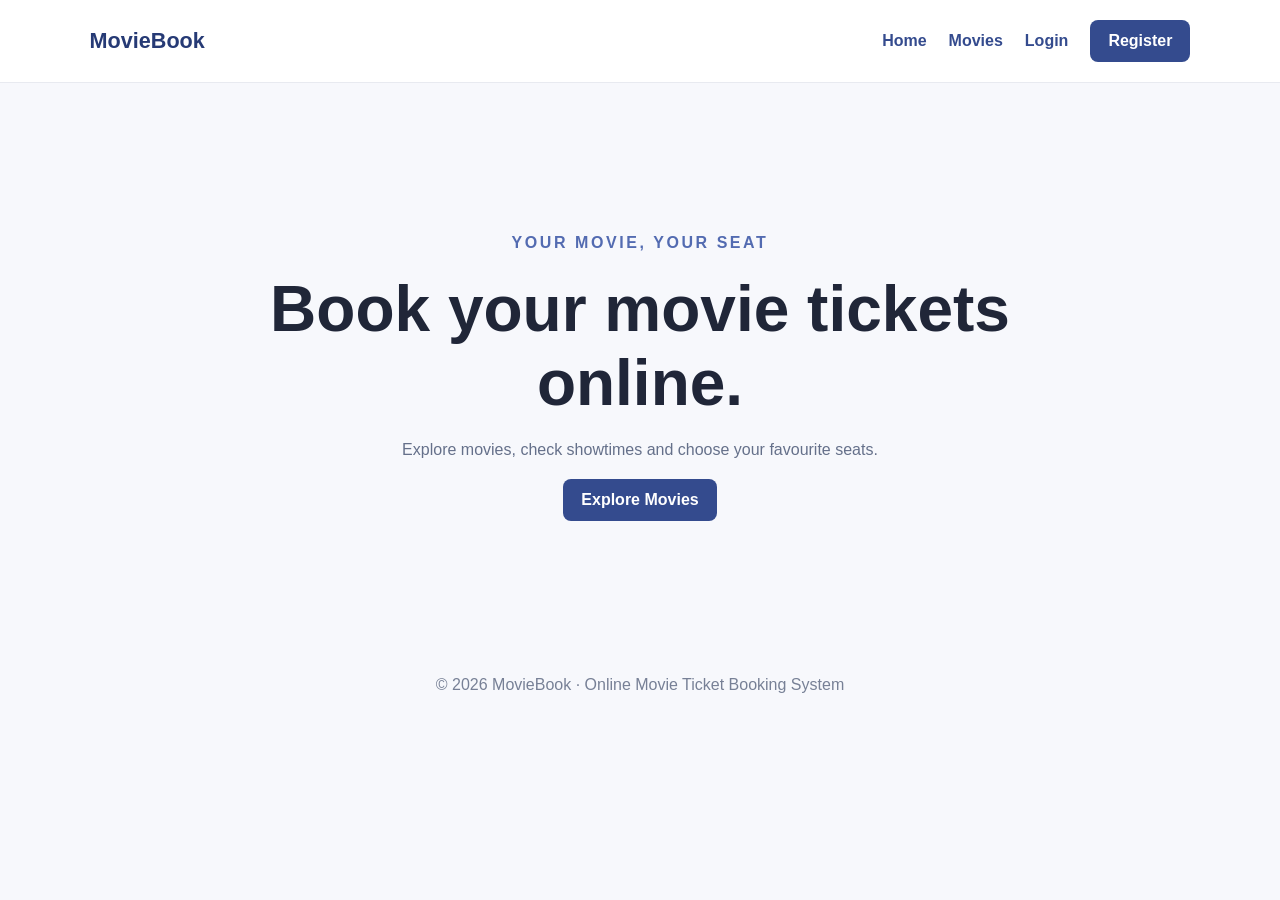
<file: frontend/index.html>
<!DOCTYPE html>
<html lang="en">
<head>
  <meta charset="UTF-8">
  <meta name="viewport" content="width=device-width, initial-scale=1.0">
  <title>Home | MovieBook</title>
  <link rel="stylesheet" href="css/style.css">
</head>
<body>
  <header class="site-header">
    <a class="brand" href="index.html">MovieBook</a>
    <nav>
      <a href="index.html">Home</a>
      <a href="movies.html">Movies</a>
      <span id="auth-nav" class="auth-nav"><a href="login.html">Login</a><a class="nav-button" href="register.html">Register</a></span>
    </nav>
  </header>
  <main class="hero">
    <p class="eyebrow">YOUR MOVIE, YOUR SEAT</p>
    <h1>Book your movie tickets online.</h1>
    <p>Explore movies, check showtimes and choose your favourite seats.</p>
    <a class="primary-button" href="movies.html">Explore Movies</a>
  </main>
  <footer>© 2026 MovieBook · Online Movie Ticket Booking System</footer>
  <script src="js/script.js"></script>
</body>
</html>
</file>
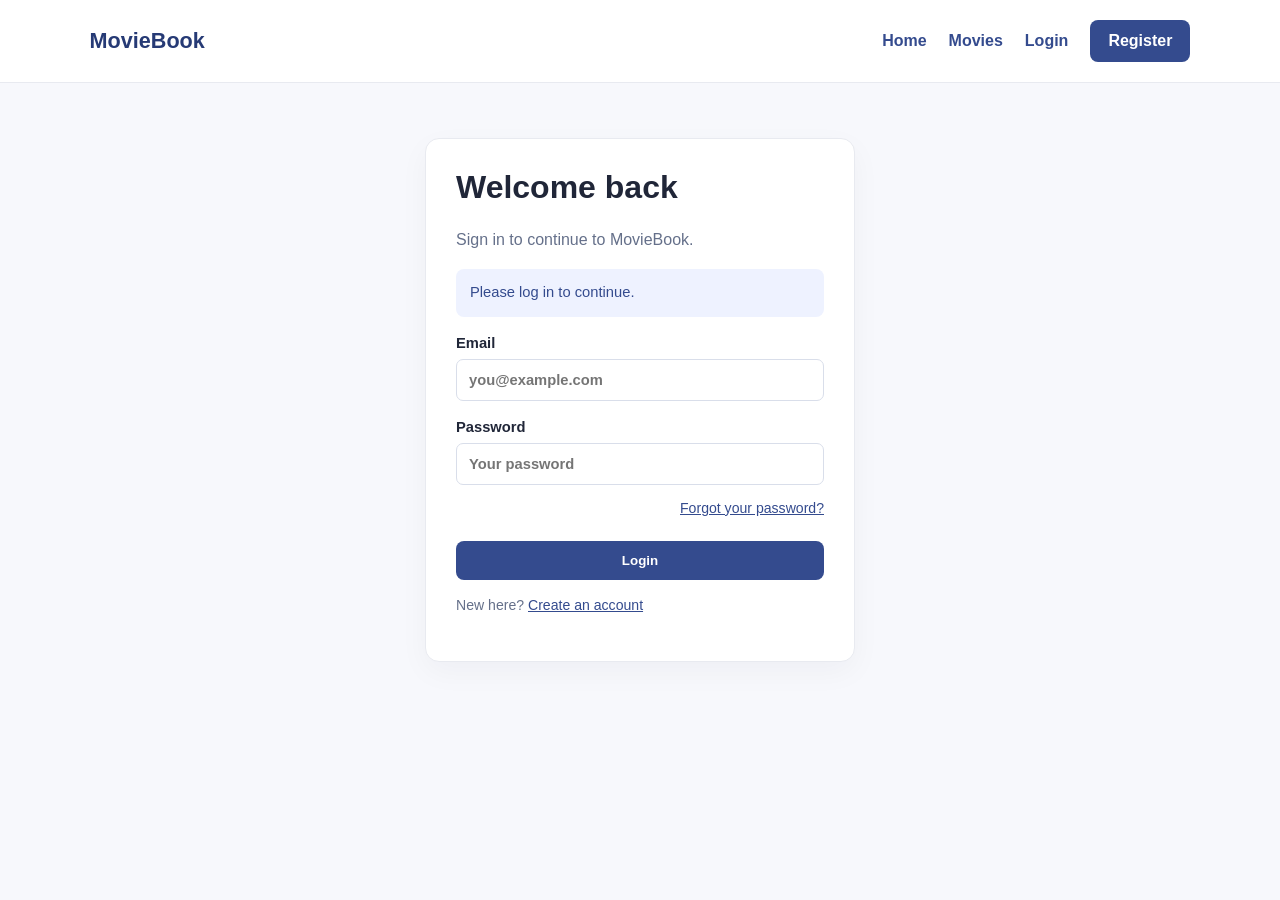
<file: frontend/booking.html>
<!DOCTYPE html>
<html lang="en">
<head>
  <meta charset="UTF-8">
  <meta name="viewport" content="width=device-width, initial-scale=1.0">
  <title>Booking | MovieBook</title>
  <link rel="stylesheet" href="css/style.css">
</head>
<body data-requires-auth>
  <header class="site-header">
    <a class="brand" href="index.html">MovieBook</a>
    <nav>
      <a href="index.html">Home</a>
      <a href="movies.html">Movies</a>
      <span id="auth-nav" class="auth-nav"><a href="login.html">Login</a><a class="nav-button" href="register.html">Register</a></span>
    </nav>
  </header>
  <main class="content">
    <h1>Your booking</h1>
    <p>This page will display the selected movie, showtime, seats and total ticket price.</p>
    <p class="notice">Booking functionality will be connected to the Spring Boot backend.</p>
  </main>
  <script src="js/script.js"></script>
</body>
</html>
</file>
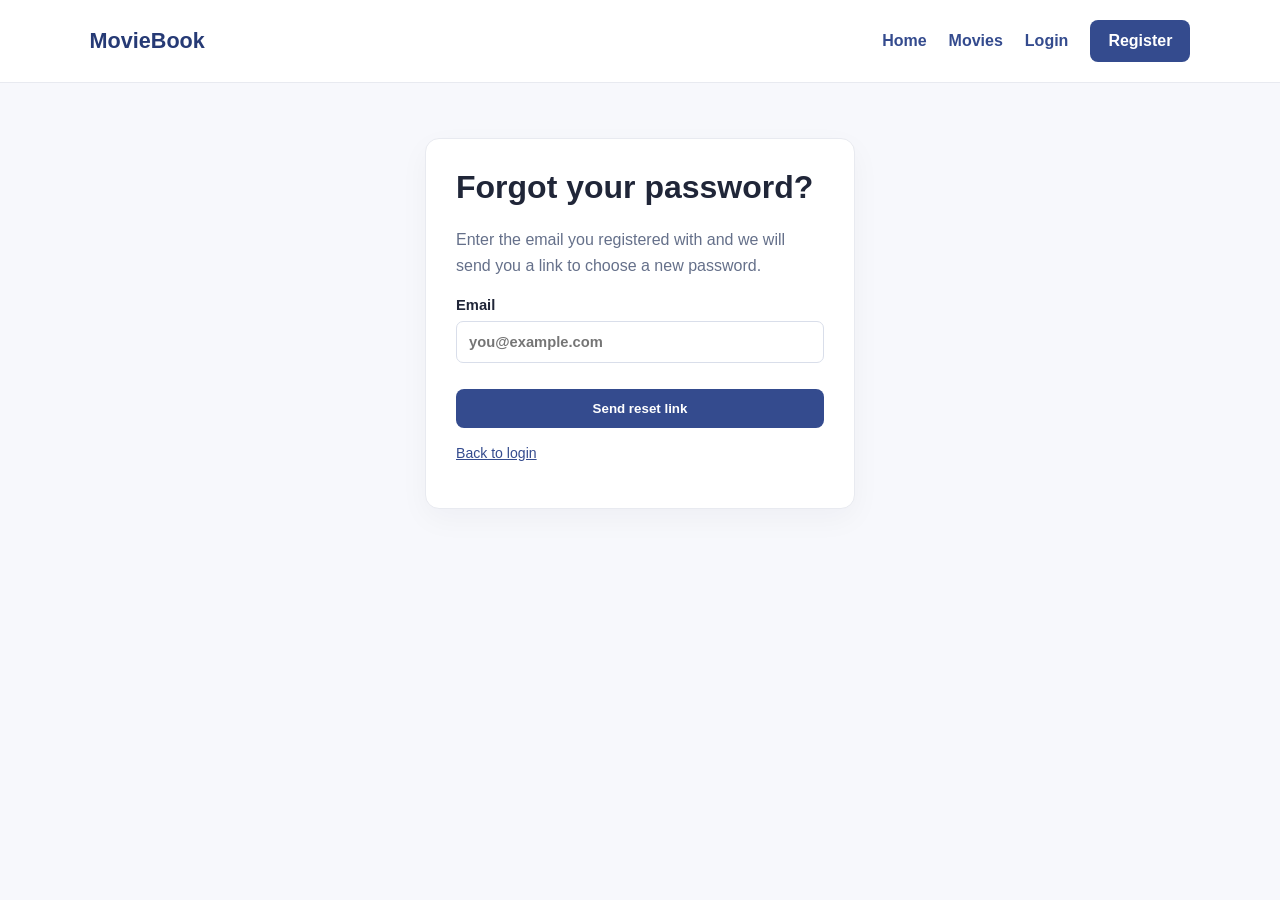
<file: frontend/forgot-password.html>
<!DOCTYPE html>
<html lang="en">
<head>
  <meta charset="UTF-8">
  <meta name="viewport" content="width=device-width, initial-scale=1.0">
  <title>Forgot Password | MovieBook</title>
  <link rel="stylesheet" href="css/style.css">
</head>
<body>
  <header class="site-header">
    <a class="brand" href="index.html">MovieBook</a>
    <nav>
      <a href="index.html">Home</a>
      <a href="movies.html">Movies</a>
      <span id="auth-nav" class="auth-nav"><a href="login.html">Login</a><a class="nav-button" href="register.html">Register</a></span>
    </nav>
  </header>
  <main class="form-card">
    <h1>Forgot your password?</h1>
    <p>Enter the email you registered with and we will send you a link to choose a new password.</p>
    <p class="form-message" id="form-message" role="alert" hidden></p>
    <form id="forgot-form">
      <label>Email<input type="email" name="email" placeholder="you@example.com" autocomplete="email" required></label>
      <button class="primary-button" type="submit">Send reset link</button>
    </form>
    <p class="small"><a href="login.html">Back to login</a></p>
  </main>
  <script src="js/script.js"></script>
</body>
</html>
</file>
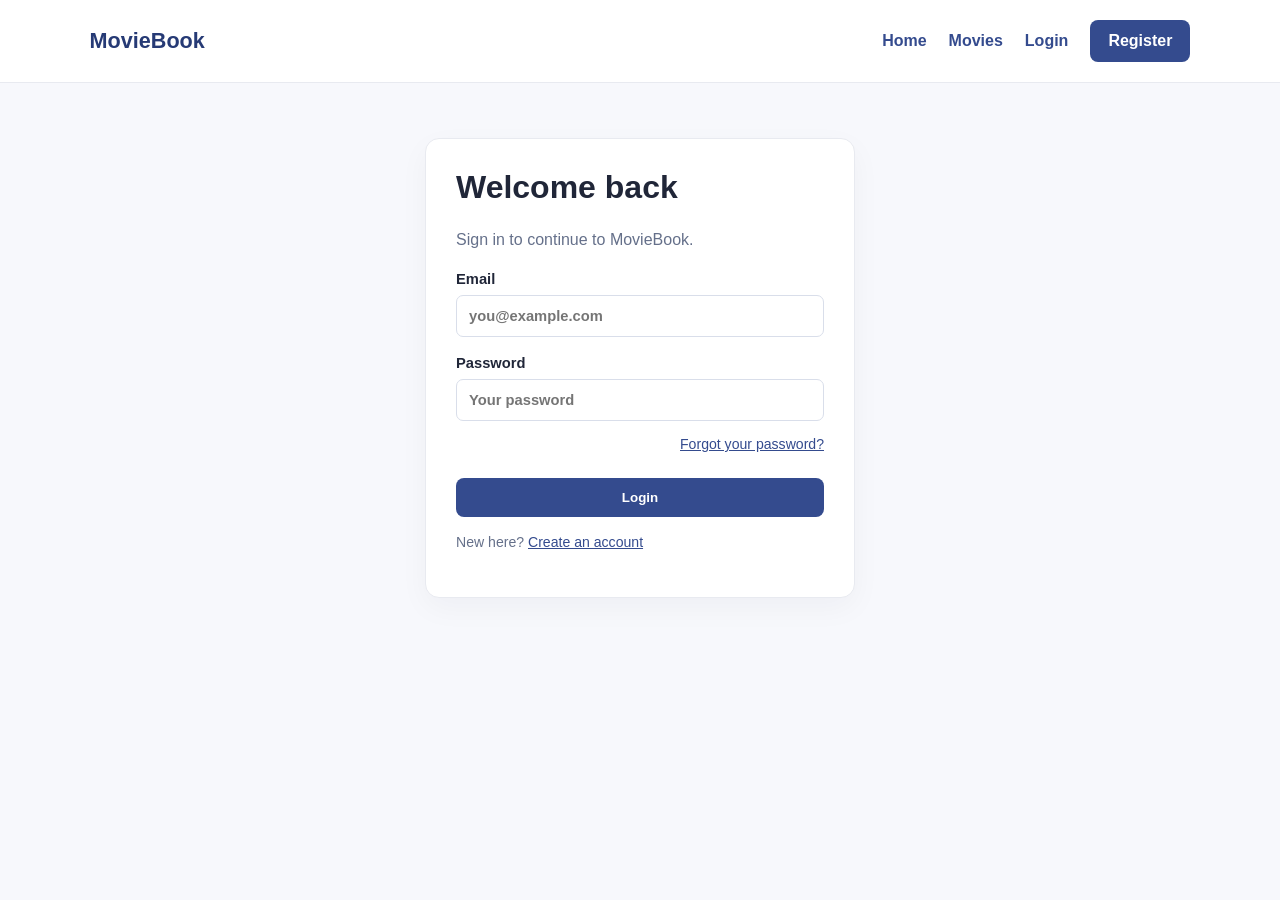
<file: frontend/login.html>
<!DOCTYPE html>
<html lang="en">
<head>
  <meta charset="UTF-8">
  <meta name="viewport" content="width=device-width, initial-scale=1.0">
  <title>Login | MovieBook</title>
  <link rel="stylesheet" href="css/style.css">
</head>
<body>
  <header class="site-header">
    <a class="brand" href="index.html">MovieBook</a>
    <nav>
      <a href="index.html">Home</a>
      <a href="movies.html">Movies</a>
      <span id="auth-nav" class="auth-nav"><a href="login.html">Login</a><a class="nav-button" href="register.html">Register</a></span>
    </nav>
  </header>
  <main class="form-card">
    <h1>Welcome back</h1>
    <p>Sign in to continue to MovieBook.</p>
    <p class="form-message" id="form-message" role="alert" hidden></p>
    <form id="login-form">
      <label>Email<input type="email" name="email" placeholder="you@example.com" autocomplete="username" required></label>
      <label>Password<input type="password" name="password" placeholder="Your password" autocomplete="current-password" required></label>
      <p class="small forgot-link"><a href="forgot-password.html">Forgot your password?</a></p>
      <button class="primary-button" type="submit">Login</button>
    </form>
    <p class="small">New here? <a href="register.html">Create an account</a></p>
  </main>
  <script src="js/script.js"></script>
</body>
</html>
</file>
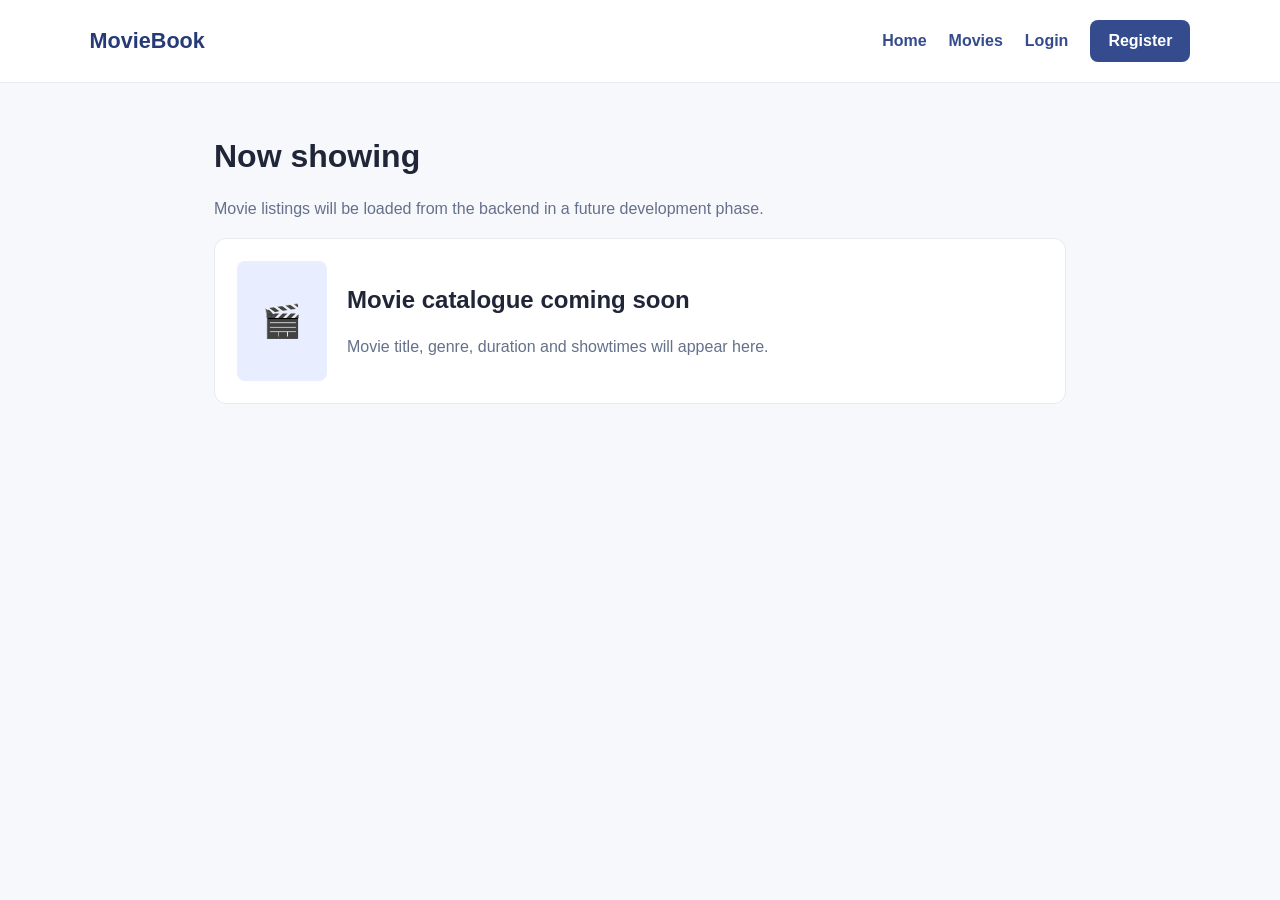
<file: frontend/movies.html>
<!DOCTYPE html>
<html lang="en">
<head>
  <meta charset="UTF-8">
  <meta name="viewport" content="width=device-width, initial-scale=1.0">
  <title>Movies | MovieBook</title>
  <link rel="stylesheet" href="css/style.css">
</head>
<body>
  <header class="site-header">
    <a class="brand" href="index.html">MovieBook</a>
    <nav>
      <a href="index.html">Home</a>
      <a href="movies.html">Movies</a>
      <span id="auth-nav" class="auth-nav"><a href="login.html">Login</a><a class="nav-button" href="register.html">Register</a></span>
    </nav>
  </header>
  <main class="content">
    <h1>Now showing</h1>
    <p>Movie listings will be loaded from the backend in a future development phase.</p>
    <div class="movie-placeholder">
      <div class="poster">🎬</div>
      <div><h2>Movie catalogue coming soon</h2><p>Movie title, genre, duration and showtimes will appear here.</p></div>
    </div>
  </main>
  <script src="js/script.js"></script>
</body>
</html>
</file>
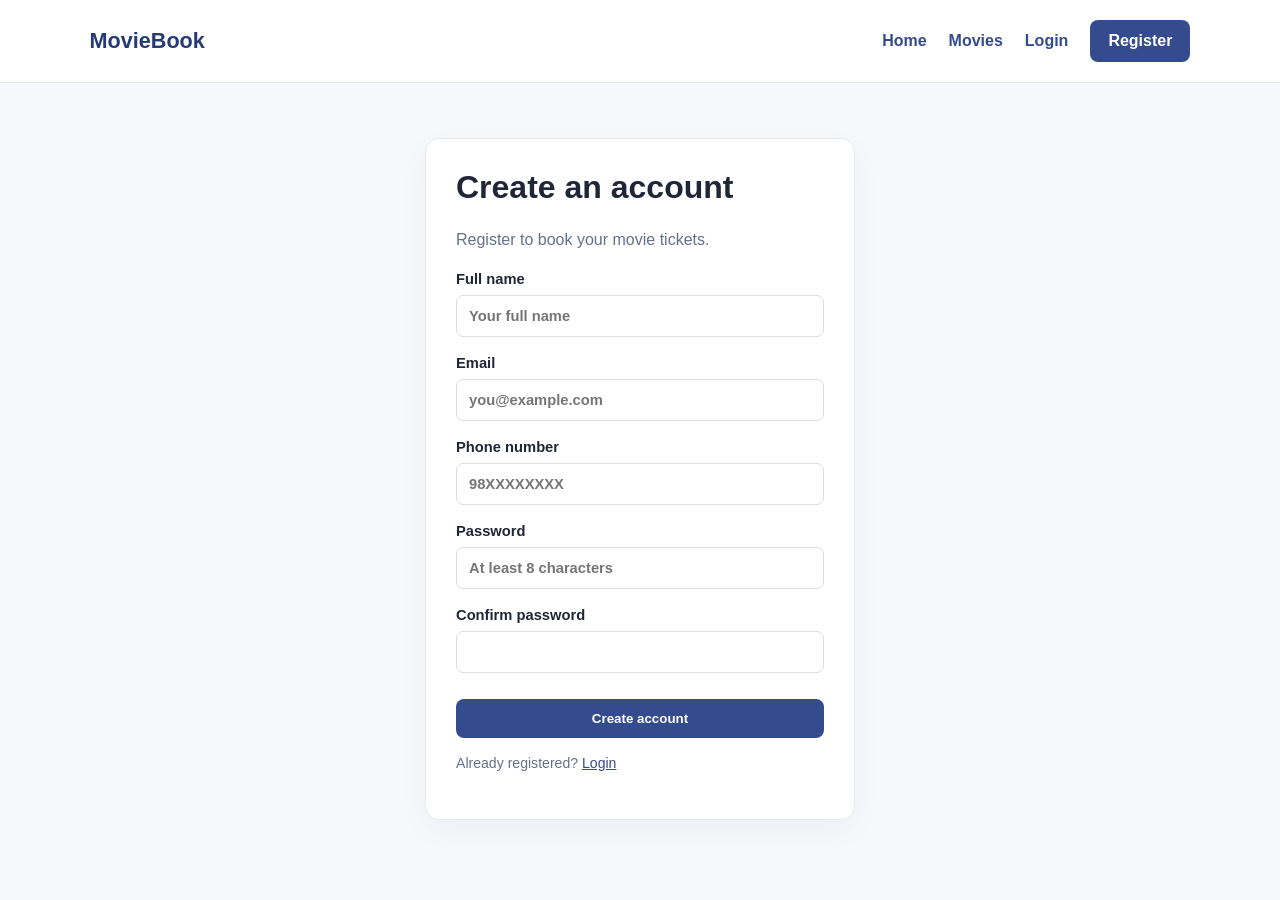
<file: frontend/register.html>
<!DOCTYPE html>
<html lang="en">
<head>
  <meta charset="UTF-8">
  <meta name="viewport" content="width=device-width, initial-scale=1.0">
  <title>Register | MovieBook</title>
  <link rel="stylesheet" href="css/style.css">
</head>
<body>
  <header class="site-header">
    <a class="brand" href="index.html">MovieBook</a>
    <nav>
      <a href="index.html">Home</a>
      <a href="movies.html">Movies</a>
      <span id="auth-nav" class="auth-nav"><a href="login.html">Login</a><a class="nav-button" href="register.html">Register</a></span>
    </nav>
  </header>
  <main class="form-card">
    <h1>Create an account</h1>
    <p>Register to book your movie tickets.</p>
    <p class="form-message" id="form-message" role="alert" hidden></p>
    <form id="register-form">
      <label>Full name<input type="text" name="fullName" placeholder="Your full name" autocomplete="name" required></label>
      <label>Email<input type="email" name="email" placeholder="you@example.com" autocomplete="email" required></label>
      <label>Phone number<input type="tel" name="phone" placeholder="98XXXXXXXX" autocomplete="tel" required></label>
      <label>Password<input type="password" name="password" minlength="8" maxlength="72" placeholder="At least 8 characters" autocomplete="new-password" required></label>
      <label>Confirm password<input type="password" name="confirmPassword" minlength="8" maxlength="72" autocomplete="new-password" required></label>
      <button class="primary-button" type="submit">Create account</button>
    </form>
    <p class="small">Already registered? <a href="login.html">Login</a></p>
  </main>
  <script src="js/script.js"></script>
</body>
</html>
</file>
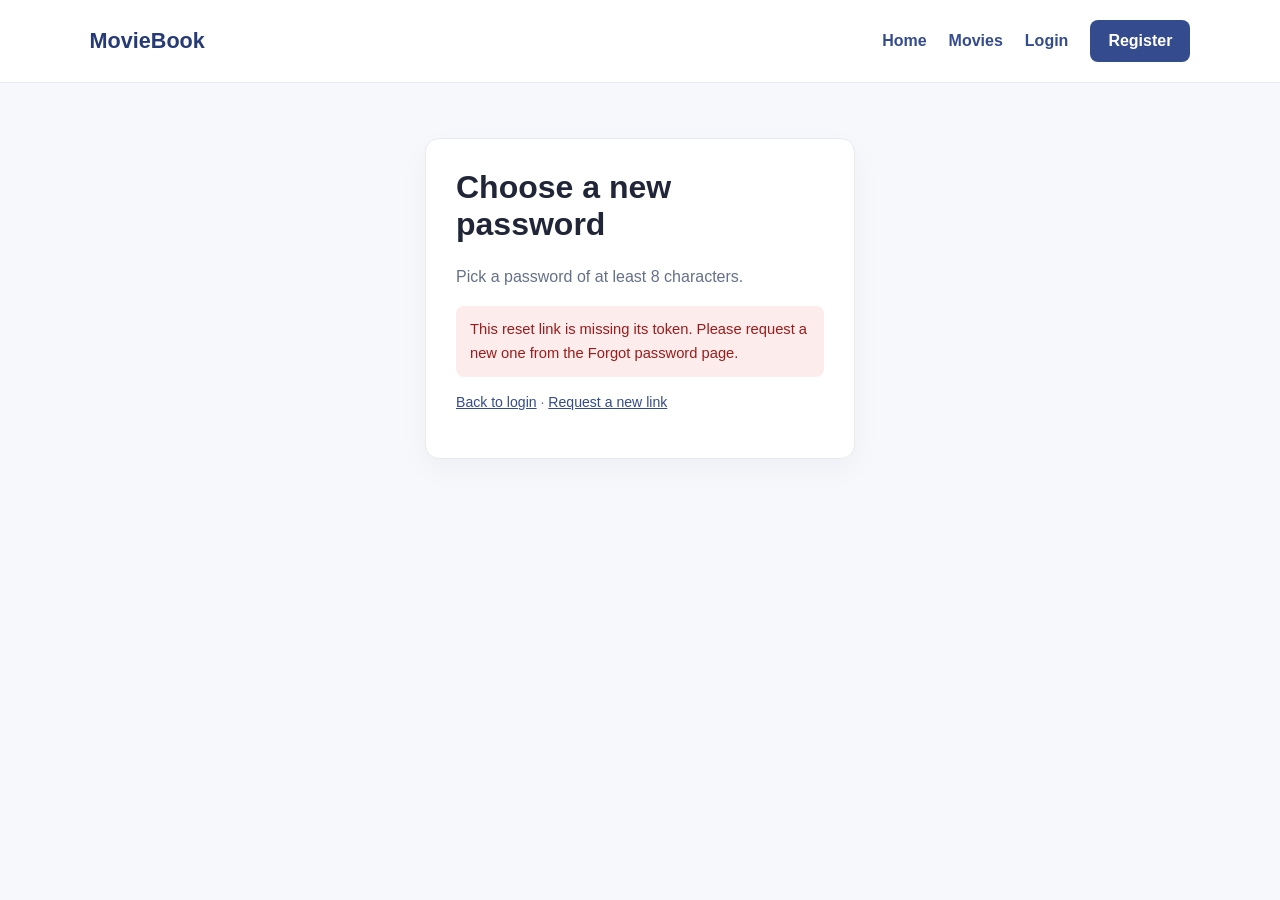
<file: frontend/reset-password.html>
<!DOCTYPE html>
<html lang="en">
<head>
  <meta charset="UTF-8">
  <meta name="viewport" content="width=device-width, initial-scale=1.0">
  <meta name="referrer" content="no-referrer">
  <title>Reset Password | MovieBook</title>
  <link rel="stylesheet" href="css/style.css">
</head>
<body>
  <header class="site-header">
    <a class="brand" href="index.html">MovieBook</a>
    <nav>
      <a href="index.html">Home</a>
      <a href="movies.html">Movies</a>
      <span id="auth-nav" class="auth-nav"><a href="login.html">Login</a><a class="nav-button" href="register.html">Register</a></span>
    </nav>
  </header>
  <main class="form-card">
    <h1>Choose a new password</h1>
    <p>Pick a password of at least 8 characters.</p>
    <p class="form-message" id="form-message" role="alert" hidden></p>
    <form id="reset-form">
      <label>New password<input type="password" name="newPassword" minlength="8" maxlength="72" autocomplete="new-password" required></label>
      <label>Confirm new password<input type="password" name="confirmPassword" minlength="8" maxlength="72" autocomplete="new-password" required></label>
      <button class="primary-button" type="submit">Reset password</button>
    </form>
    <p class="small"><a href="login.html">Back to login</a> · <a href="forgot-password.html">Request a new link</a></p>
  </main>
  <script src="js/script.js"></script>
</body>
</html>
</file>
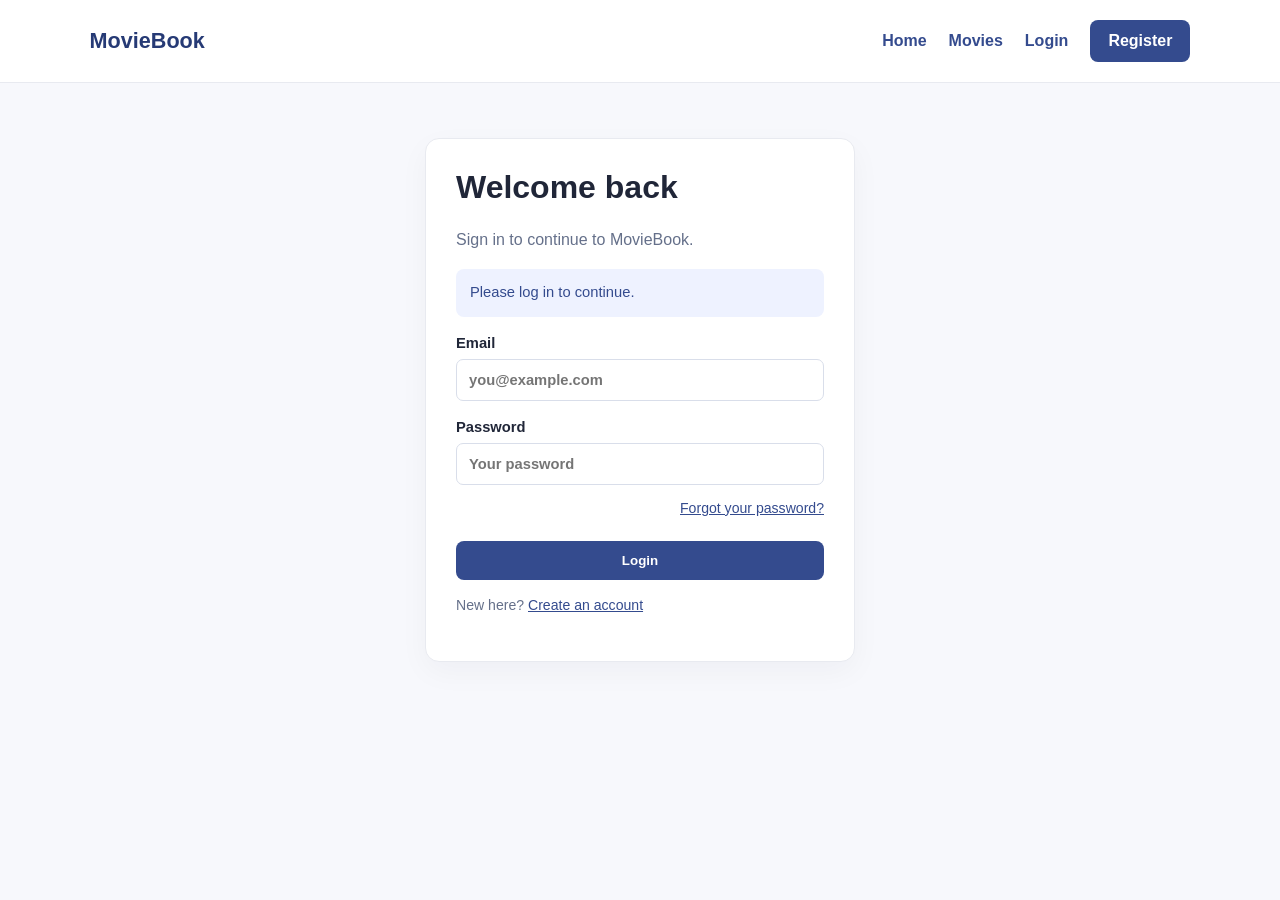
<file: frontend/seats.html>
<!DOCTYPE html>
<html lang="en">
<head>
  <meta charset="UTF-8">
  <meta name="viewport" content="width=device-width, initial-scale=1.0">
  <title>Select Seats | MovieBook</title>
  <link rel="stylesheet" href="css/style.css">
</head>
<body data-requires-auth>
  <header class="site-header">
    <a class="brand" href="index.html">MovieBook</a>
    <nav>
      <a href="index.html">Home</a>
      <a href="movies.html">Movies</a>
      <span id="auth-nav" class="auth-nav"><a href="login.html">Login</a><a class="nav-button" href="register.html">Register</a></span>
    </nav>
  </header>
  <main class="content">
    <h1>Select your seats</h1>
    <p>The interactive seat layout and live seat availability will be implemented in the booking module.</p>
    <div class="screen">SCREEN</div>
    <p class="small">Seat selection is a planned feature; no seats are reserved by this starter page.</p>
  </main>
  <script src="js/script.js"></script>
</body>
</html>
</file>
<file: frontend/css/style.css>
* { box-sizing: border-box; }
:root { font-family: Arial, sans-serif; color: #202638; background: #f7f8fc; }
body { margin: 0; min-height: 100vh; }
.site-header { display: flex; justify-content: space-between; align-items: center; padding: 20px 7%; background: #fff; border-bottom: 1px solid #e8eaf0; }
.brand { font-size: 1.35rem; font-weight: 800; color: #263a75; text-decoration: none; }
nav { display: flex; align-items: center; gap: 22px; }
a { color: #344b8e; }
nav a, .site-header > a:not(.brand) { text-decoration: none; font-weight: 600; }
.nav-button, .primary-button { display: inline-block; border: 0; border-radius: 8px; padding: 12px 18px; background: #344b8e; color: white; text-decoration: none; font-weight: 700; cursor: pointer; }
.hero { max-width: 850px; margin: 100px auto; padding: 30px; text-align: center; }
.hero h1 { font-size: clamp(2.2rem, 6vw, 4rem); margin: 12px 0; }
.hero p { color: #65708a; line-height: 1.7; }
.eyebrow { color: #536bb1 !important; font-weight: 800; letter-spacing: .16em; }
footer { text-align: center; padding: 25px; color: #778096; }
.form-card { max-width: 430px; margin: 55px auto; padding: 30px; background: white; border: 1px solid #e8eaf0; border-radius: 14px; box-shadow: 0 10px 30px #2026380a; }
.form-card h1, .content h1 { margin-top: 0; }
.form-card p, .content p { color: #65708a; line-height: 1.6; }
label { display: block; margin: 18px 0; font-weight: 700; font-size: .92rem; }
input { display: block; width: 100%; margin-top: 8px; padding: 12px; border: 1px solid #d9deea; border-radius: 7px; font: inherit; }
form .primary-button { width: 100%; margin-top: 8px; }
.small { font-size: .88rem; }
.content { max-width: 900px; margin: 55px auto; padding: 0 24px; }
.movie-placeholder { display: flex; gap: 20px; align-items: center; padding: 22px; background: white; border: 1px solid #e8eaf0; border-radius: 12px; }
.poster { display: grid; place-items: center; width: 90px; height: 120px; border-radius: 8px; background: #e8edff; font-size: 2rem; }
.notice { padding: 14px; background: #eef2ff; border-radius: 8px; }
.screen { margin: 45px auto 20px; max-width: 500px; padding: 12px; text-align: center; background: #dce4ff; border-radius: 50% 50% 8px 8px / 100% 100% 8px 8px; color: #344b8e; font-weight: 800; }
@media (max-width: 600px) { .site-header { padding: 16px 5%; } nav { gap: 10px; } .hero { margin: 55px auto; } .form-card { margin: 30px 16px; } }

/* ---- Authentication ---- */
.auth-nav { display: flex; align-items: center; gap: 22px; }
.nav-user { color: #536bb1; font-weight: 700; }
button.nav-button { font: inherit; font-weight: 700; }
.forgot-link { margin: -6px 0 14px; text-align: right; }
.form-message { padding: 12px 14px; border-radius: 8px; font-size: .92rem; margin: 14px 0; }
.form-message[hidden] { display: none; }
.form-message.error { background: #fdecec; color: #9b1c1c; }
.form-message.success { background: #e8f7ee; color: #1b6b3a; }
.form-message.info { background: #eef2ff; color: #344b8e; }
.primary-button:disabled { opacity: .6; cursor: not-allowed; }
body[data-requires-auth]:not(.auth-ready) main { visibility: hidden; }
@media (max-width: 600px) { .auth-nav { gap: 10px; flex-wrap: wrap; } }
</file>
